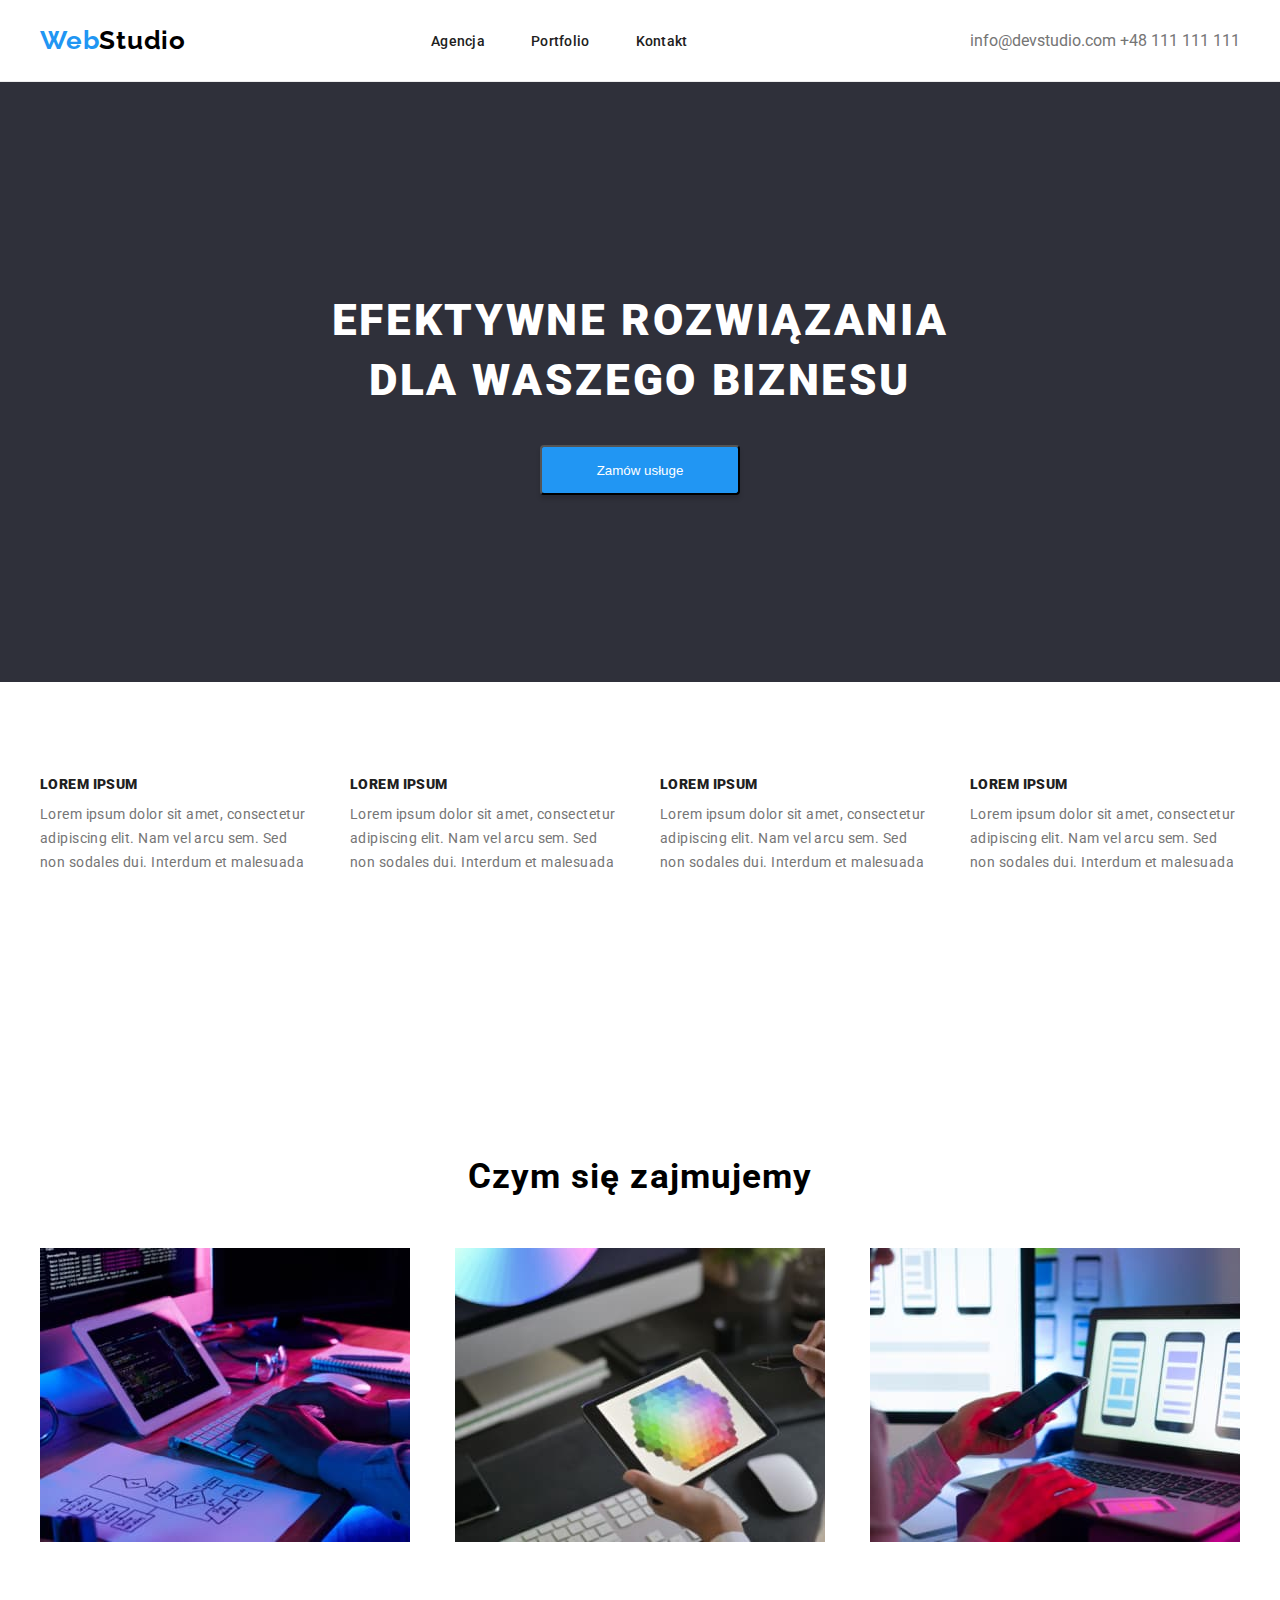
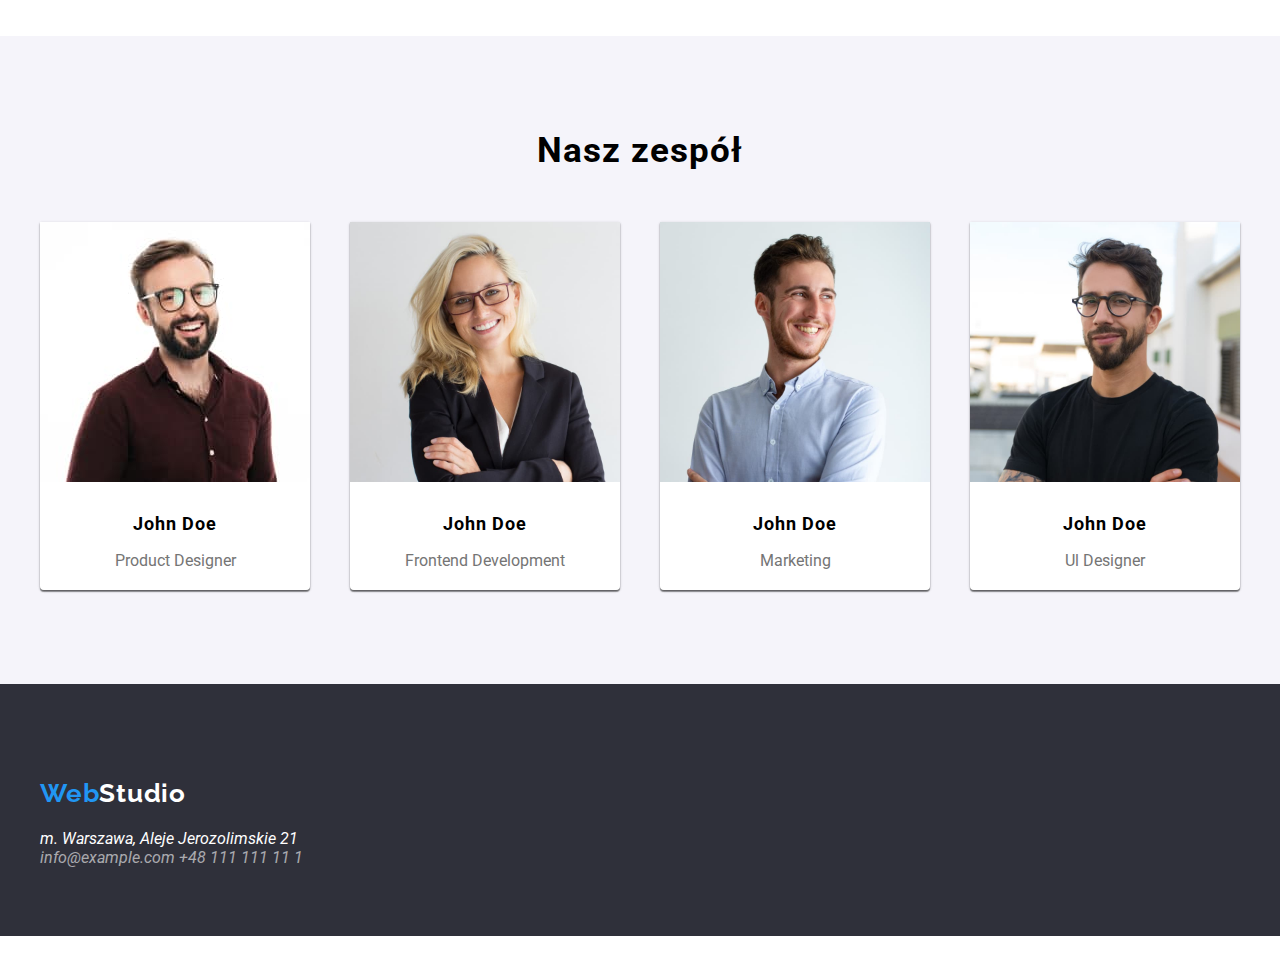
<file: index.html>
<!DOCTYPE html>
<html lang="pl">

<head>
    <meta charset="UTF-8" />
    <meta http-equiv="x-ua-compatible" content="ie=edge" />
    <meta name="viewport" content="width=device-width,initial-scale=1.0" />
    <title>Praca Domowa</title>
    <link rel="stylesheet" href="css/styles.css" />
    <link rel="preconnect" href="https://fonts.googleapis.com" />
    <link rel="preconnect" href="https://fonts.gstatic.com" crossorigin />
    <link
        href="https://fonts.googleapis.com/css2?family=Raleway:wght@700&family=Roboto:wght@400;500;700;900&display=swap"
        rel="stylesheet" />
</head>

<body>
    <header class="header">
        <div class="container">
            <div class="menu">
                <div class="menu-list">

                    <a class="logo-up-web " href="index.html">
                        <h2 class="logo-h2">Web<span class="second-color-up">Studio</span></h2>
                    </a>

                    <nav>
                        <ul class="menu-list-nav">
                            <li class="menu-list-nav-li">
                                <a class="aNav" href="index.html">Agencja</a>
                            </li>
                            <li class="menu-list-nav-li">
                                <a class="aNav" href="portfolio.html">Portfolio</a>
                            </li>
                            <li class="menu-list-nav-li">
                                <a class="aNav" href="index.html">Kontakt</a>
                            </li>
                        </ul>
                    </nav>
                </div>

                <ul>
                    <li>
                        <a class="hrefTopColorRight" href="mailto:info@devstudio.com">info@devstudio.com</a>
                    </li>
                    <li>
                        <a class="hrefTopColorRight" href="tel:+48111111111">+48 111 111 111</a>
                    </li>
                </ul>
            </div>
        </div>
    </header>

    <main>
        <section class="background-color section ">
            <h1 class="banerText ">EFEKTYWNE ROZWIĄZANIA <br> DLA WASZEGO BIZNESU</h1>
            <div class="button-div-center ">
                <button class="button " type="button ">Zamów usługe</button>
            </div>
        </section>

        <section class="section ">
            <div class="container ">
                <ul class="description-ul">
                    <li class="description-li">
                        <p class="description-b"><b>LOREM IPSUM</b></p>
                        <p class="description ">
                            Lorem ipsum dolor sit amet, consectetur adipiscing elit. Nam vel arcu sem. Sed non sodales
                            dui. Interdum et malesuada
                        </p>
                    </li>
                    <li class="description-li">
                        <p class="description-b"><b>LOREM IPSUM</b></p>
                        <p class="description ">
                            Lorem ipsum dolor sit amet, consectetur adipiscing elit. Nam vel arcu sem. Sed non sodales
                            dui. Interdum et malesuada
                        </p>
                    </li>
                    <li class="description-li">
                        <p class="description-b"><b>LOREM IPSUM</b></p>
                        <p class="description ">
                            Lorem ipsum dolor sit amet, consectetur adipiscing elit. Nam vel arcu sem. Sed non sodales
                            dui. Interdum et malesuada
                        </p>
                    </li>
                    <li class="description-li">
                        <p class="description-b"><b>LOREM IPSUM</b></p>
                        <p class="description ">
                            Lorem ipsum dolor sit amet, consectetur adipiscing elit. Nam vel arcu sem. Sed non sodales
                            dui. Interdum et malesuada
                        </p>
                    </li>
                </ul>
            </div>
        </section>
        <section class="section">
            <div class="container ">
            <h3 class="we-do-h3">Czym się zajmujemy</h3>
            <ul class="we-do-ul">
                <li class="we-do-li">
                    <img class="we-do-img" src="images/img.jpg " alt="img1 " width="370 " height="294 " />
                </li>
                <li class="we-do-li">
                    <img class="we-do-img" src="images/img2.jpg " alt="img2 " width="370 " height="294 " />
                </li>
                <li class="we-do-li">
                    <img class="we-do-img" src="images/img3.jpg " alt="img3 " width="370 " height="294 " />
                </li>
            </ul>
            </div>
        </section>
        <section class="our-team-section section ">
            <div class="container ">
                <h3 class="team-h3">Nasz zespół</h3>
                <ul class="team-ul">
                    <li class="team-li">
                        <figure class="Teambox ">
                            <img class="imgteam " src="images/img16.jpg " alt="img16 " />
                            <figcaption>
                                <h4 class="portfolio-h4">John Doe</h4>
                                <p class="portfolio-p">Product Designer</p>
                            </figcaption>
                    </li>
                    <li class="team-li">
                        <figure class="Teambox ">
                            <img class="imgteam " src="images/img4.jpg " alt="img4 " />
                            <figcaption>
                                <h4 class="portfolio-h4">John Doe</h4>
                                <p class="portfolio-p">Frontend Development</p>
                            </figcaption>
                        </figure>
                    </li>
                    <li class="team-li">
                        <figure class="Teambox ">
                            <img class="imgteam " src="images/img5.jpg " alt="img5 " />
                            <figcaption>
                                <h4 class="portfolio-h4">John Doe</h4>
                                <p class="portfolio-p">Marketing</p>
                            </figcaption>
                        </figure>
                    </li>
                    <li class="team-li">
                        <figure class="Teambox ">
                            <img class="imgteam " src="images/img6.jpg " alt="img6 " />
                            <figcaption>
                                <h4 class="portfolio-h4">John Doe</h4>
                                <p class="portfolio-p">Ul Designer</p>
                            </figcaption>
                        </figure>
                    </li>
                </ul>
            </div>
        </section>
    </main>
    <footer>
        <div class="container section ">
            <a class="logoDown " href="index.html ">
                <h2 class="logo-h2">Web<span class="secondColorDown ">Studio</span></h2>
            </a>
            <address>
                <p>m. Warszawa, Aleje Jerozolimskie 21</p>
                <a class="hrefBottomColor " href="malito:info@example.com ">info@example.com</a>
                <a class="hrefBottomColor " href="tel:+48111111111 ">+48 111 111 11 1</a>
            </address>
        </div>
    </footer>
</body>

</html>
</file>
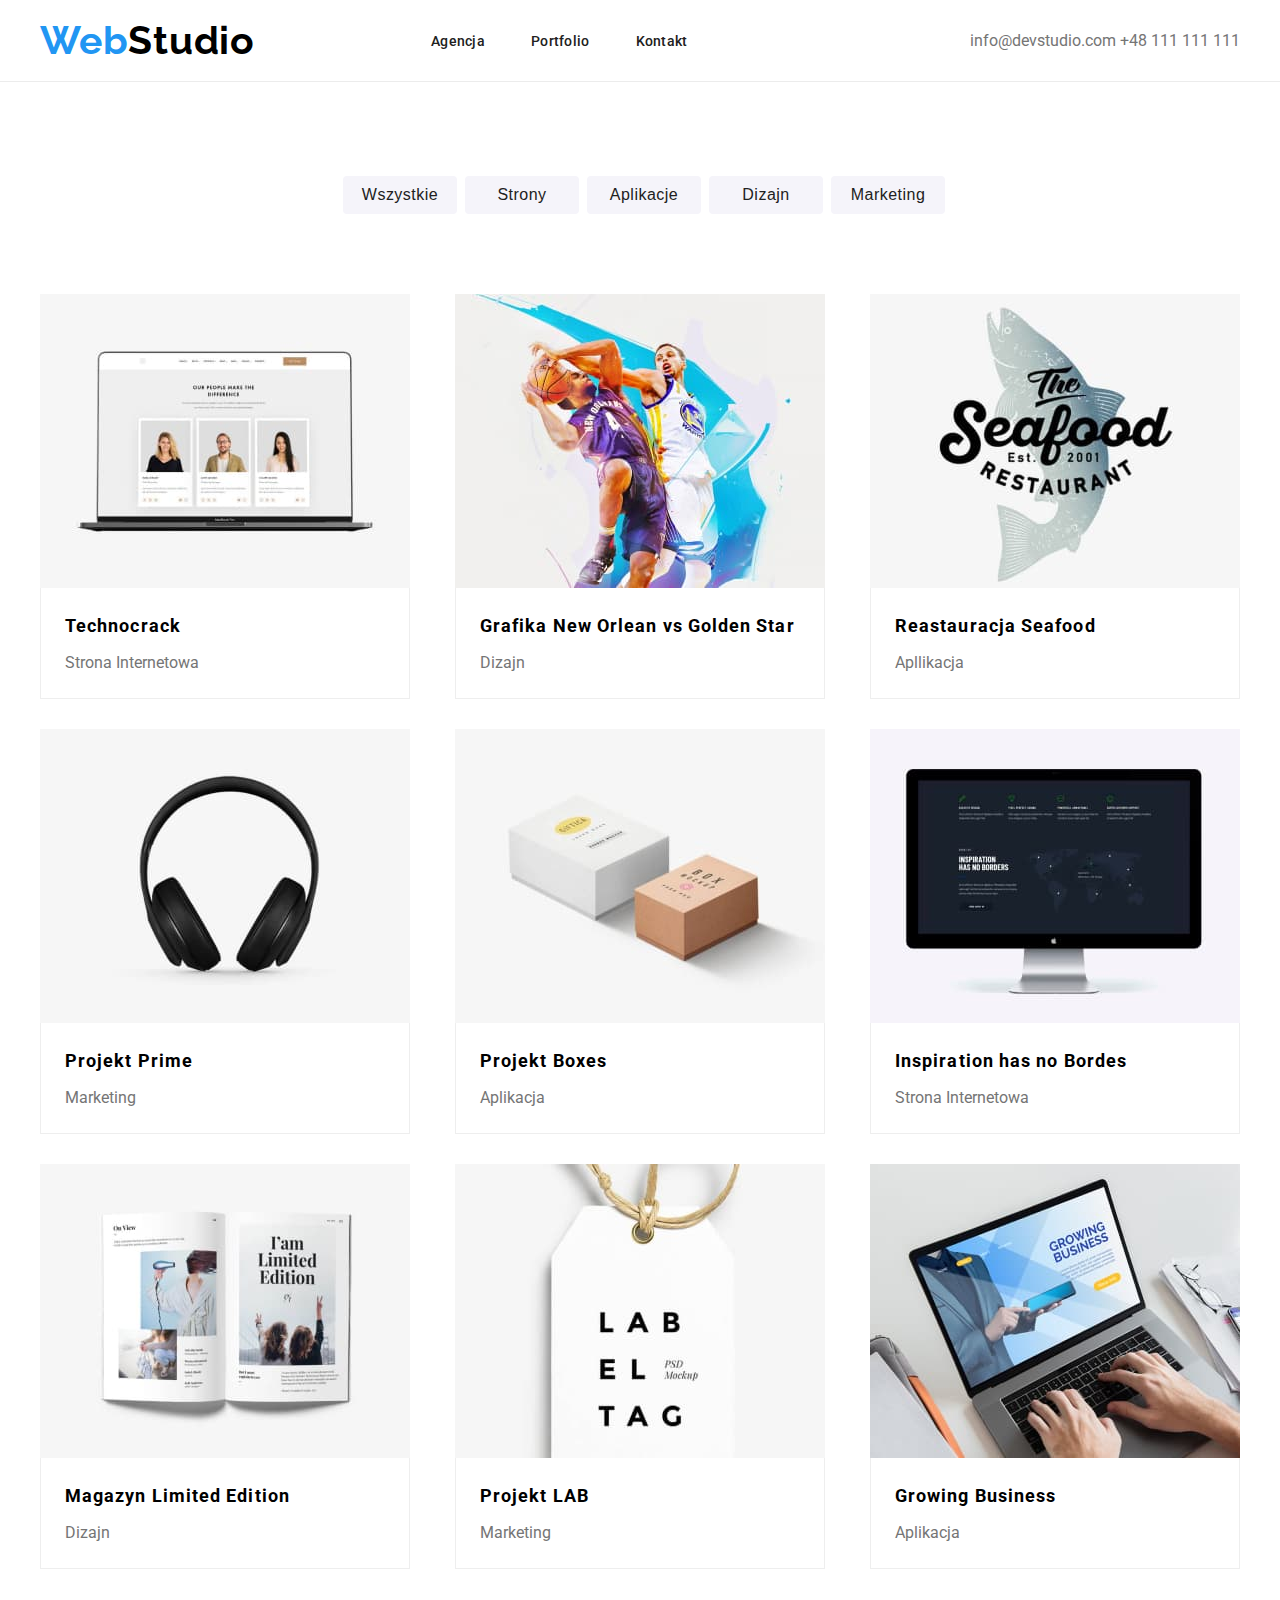
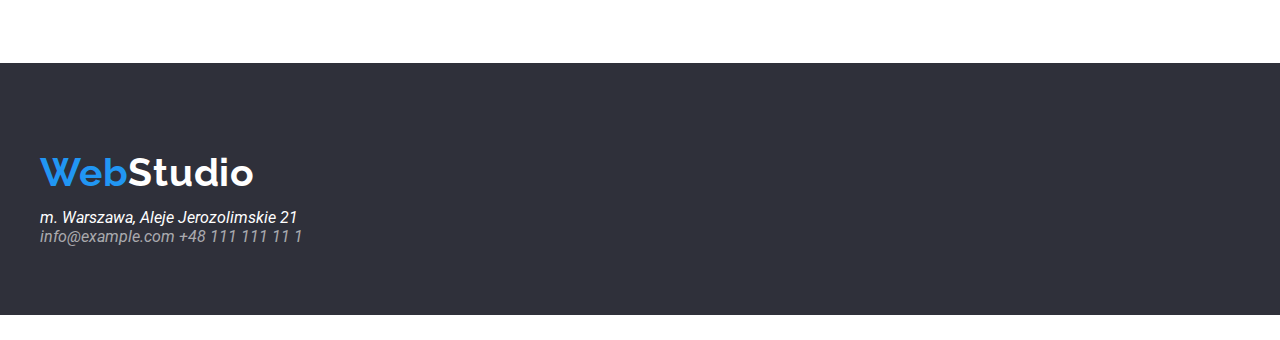
<file: portfolio.html>
<!DOCTYPE html>
<html lang="pl">

<head>
    <meta charset="UTF-8" />
    <meta http-equiv="x-ua-compatible" content="ie=edge" />
    <meta name="viewport" content="width=device-width,initial-scale=1.0" />
    <link rel="stylesheet" href="css/styles.css" />
    <link rel="preconnect" href="https://fonts.googleapis.com" />
    <link rel="preconnect" href="https://fonts.gstatic.com" crossorigin />
    <link href="https://fonts.googleapis.com/css2?family=Raleway:wght@700&family=Roboto:wght@400;500;700;900&display=swap" rel="stylesheet" />

    <title>Praca Domowa</title>
</head>

<body>
    <header class="header">
        <div class="container">
            <div class="menu">
                <div class="menu-list">

                    <a class="logo-up-web" href="index.html">
                        <h2>Web<span class="second-color-up">Studio</span></h2>
                    </a>

                    <nav>
                        <ul class="menu-list-nav">
                            <li class="menu-list-nav-li">
                                <a class="aNav" href="index.html">Agencja</a>
                            </li>
                            <li class="menu-list-nav-li">
                                <a class="aNav" href="portfolio.html">Portfolio</a>
                            </li>
                            <li class="menu-list-nav-li">
                                <a class="aNav" href="">Kontakt</a>
                            </li>
                        </ul>
                    </nav>
                </div>

                <ul>
                    <li>
                        <a class="hrefTopColorRight" href="mailto:info@devstudio.com">info@devstudio.com</a>
                    </li>
                    <li>
                        <a class="hrefTopColorRight" href="tel:+48111111111">+48 111 111 111</a>
                    </li>
                </ul>
            </div>
        </div>
    </header>

    <main>
        <div class="container">
            <section class="section">
                <section>
                    <ul class="portfolio-button-ul">
                        <li class="portfolio-button-li">
                            <button class="button2 portfolioButton" type="button">
                                 Wszystkie
                            </button>
                        </li>
                        <li class="portfolio-button-li">
                            <button class="button2 portfolioButton" type="button">
                                Strony
                            </button>
                        </li>
                        <li class="portfolio-button-li">
                            <button class="button2 portfolioButton" type="button">
                                Aplikacje
                            </button>
                        </li>
                        <li class="portfolio-button-li">
                            <button class="button2 portfolioButton" type="button">
                                Dizajn
                            </button>
                        </li>
                        <li class="portfolio-button-li">
                            <button class="button2 portfolioButton" type="button">
                                Marketing
                            </button>
                        </li>
                    </ul>
                </section>

                <section>
                    <ul class="portfolio-ul">
                        <li class="portfolio-li">
                            <figure>
                                <img class="portfolio-img" src="images/img7.jpg" alt="img7" width="370" height="294" Top="262" Left="215" Blend="Pass throught" />
                                <figcaption class="portfolio-figcaption">
                                    <h4 class="portfolio-h4">Technocrack</h4>
                                    <p class="portfolio-p">Strona Internetowa</p>
                                </figcaption>
                            </figure>
                        </li>
                        <li class="portfolio-li">
                            <figure>
                                <img class="portfolio-img" src="images/img8.jpg" alt="img8" width="370" height="294" Top="262" Left="615" Blend="Pass throught" />
                                <figcaption class="portfolio-figcaption">
                                    <h4 class="portfolio-h4">
                                        Grafika New Orlean vs Golden Star
                                    </h4>
                                    <p class="portfolio-p">Dizajn</p>
                                </figcaption>
                            </figure>
                        </li>
                        <li class="portfolio-li">
                            <figure>
                                <img class="portfolio-img" src="images/img9.jpg" alt="img9" width="370" height="294" Top="262" Left="1015" Blend="Pass throught" />
                                <figcaption class="portfolio-figcaption">
                                    <h4 class="portfolio-h4">Reastauracja Seafood</h4>
                                    <p class="portfolio-p">Apllikacja</p>
                                </figcaption>
                            </figure>
                        </li>
                        <li class="portfolio-li">
                            <figure>
                                <img class="portfolio-img" src="images/img10.jpg" alt="img10" width="370" height="294" Top="262" Left="1015" Blend="Pass throught" />
                                <figcaption class="portfolio-figcaption">
                                    <h4 class="portfolio-h4">Projekt Prime</h4>
                                    <p class="portfolio-p">Marketing</p>
                                </figcaption>
                            </figure>
                        </li>
                        <li class="portfolio-li">
                            <figure>
                                <img class="portfolio-img" src="images/img11.jpg" alt="img11" width="370" height="294" Top="262" Left="1015" Blend="Pass throught" />
                                <figcaption class="portfolio-figcaption">
                                    <h4 class="portfolio-h4">Projekt Boxes</h4>
                                    <p class="portfolio-p">Aplikacja</p>
                                </figcaption>
                            </figure>
                        </li>
                        <li class="portfolio-li">
                            <figure>
                                <img class="portfolio-img" src="images/img12.jpg" alt="img12" width="370" height="294" Top="262" Left="1015" Blend="Pass throught" />
                                <figcaption class="portfolio-figcaption">
                                    <h4 class="portfolio-h4">Inspiration has no Bordes</h4>
                                    <p class="portfolio-p">Strona Internetowa</p>
                                </figcaption>
                            </figure>
                        </li>
                        <li class="portfolio-li">
                            <figure>
                                <img class="portfolio-img" src="images/img13.jpg" alt="img13" width="370" height="294" Top="262" Left="1015" Blend="Pass throught" />
                                <figcaption class="portfolio-figcaption">
                                    <h4 class="portfolio-h4">Magazyn Limited Edition</h4>
                                    <p class="portfolio-p">Dizajn</p>
                                </figcaption>
                            </figure>
                        </li>
                        <li class="portfolio-li">
                            <figure>
                                <img class="portfolio-img" src="images/img14.jpg" alt="img14" width="370" height="294" Top="262" Left="1015" Blend="Pass throught" />
                                <figcaption class="portfolio-figcaption">
                                    <h4 class="portfolio-h4">Projekt LAB</h4>
                                    <p class="portfolio-p">Marketing</p>
                                </figcaption>
                            </figure>
                        </li>
                        <li class="portfolio-li">
                            <figure>
                                <img class="portfolio-img" src="images/img15.jpg" alt="img15" width="370" height="294" Top="262" Left="1015" Blend="Pass throught" />
                                <figcaption class="portfolio-figcaption">
                                    <h4 class="portfolio-h4">Growing Business</h4>
                                    <p class="portfolio-p">Aplikacja</p>
                                </figcaption>
                            </figure>
                        </li>
                    </ul>
                </section>
            </section>
        </div>
    </main>

    <footer>
        <div class="container section ">
            <a class="logoDown " href="index.html ">
                <h2>Web<span class="secondColorDown ">Studio</span></h2>
            </a>
            <address>
          <p>m. Warszawa, Aleje Jerozolimskie 21</p>
            <a class="hrefBottomColor " href="malito:info@example.com ">info@example.com</a>
            <a class="hrefBottomColor " href="tel:+48111111111 ">+48 111 111 11 1</a>         
        </address>
        </div>
    </footer>
</body>

</html>
</file>
<file: css/styles.css>
* {
  margin: 0px;
  padding: 0px;
  box-sizing: border-box;
}

.logo-up-web {
  width: 145px;
  height: 31px;
  font-family: 'Raleway';
  font-style: normal;
  font-weight: 700;
  font-size: 26px;
  line-height: 1.19em;
  letter-spacing: 0.03em;
  color: #2196f3;
  margin-right: 200px;
}

.logoDown {
  width: 145px;
  height: 31px;
  font-family: 'Raleway';
  display: inline-block;
  font-style: normal;
  font-weight: 700;
  font-size: 26px;
  line-height: 31px;
  letter-spacing: 0.03em;
  margin-bottom: 20px;
  color: #2196f3;
}
.logo-h2{
  font-size: 26px;
  height: 26px;
}

.header {
  padding: 25px 0;
  background-color: #fff;
  border-bottom: 1px solid #ececec;
}

.menu {
  display: flex;
  justify-content: space-between;
  flex-wrap: wrap;
  align-items: center;
}

.menu-list {
  display: flex;
  flex-wrap: wrap;
  align-items: center;
  list-style: none;
}

.menu-list-nav {
  /* display: flex;
  flex-wrap: wrap;
  align-items: center;
  list-style: none;
  justify-content: space-between;
  margin-left: -46px; */
  display: flex;
  /* margin-left: -30px; */
  list-style-type: none;
  flex-wrap: wrap;
  justify-content: space-between;
}

.menu-list-nav-li {
  margin-left: 46px;
}

a {
  text-decoration: none;
  color: #212121;
}

a:hover {
  color: #2196f3;
}

h1 {
  text-transform: uppercase;
  color: white;
  font-size: 44px;
  text-align: center;
}

.background-color {
  background-color: #2f303a;
  height: 600px;
  vertical-align: top;
}

body {
  font-family: 'Roboto', sans-serif;
  color: black;
}

.button {
  display: inline-block;
  color: white;
  background-color: #2196f3;
  cursor: pointer;
  text-align: center;
  box-shadow: 0px 4px 4px rgba(0, 0, 0, 0.15);
  border-radius: 4px;
  width: 200px;
  height: 50px;
  margin-top: 35px;
}

.description {
  width: 270px;
  font-family: 'Roboto';
  font-style: normal;
  font-weight: 400;
  font-size: 14px;
  line-height: 24px;

  letter-spacing: 0.03em;

  color: #757575;
}

h3 {
  font-size: 36px;
  text-align: center;
}

.description-ul {
  display: flex;
  /* margin-left: -30px; */
  list-style-type: none;
  flex-wrap: wrap;
  padding-bottom: 94px;
  /* margin-bottom: -30px; */
  justify-content: space-between;
}

.description-li {
  /* margin-bottom: 30px;
  margin-left: 30px; */
  margin: 0;
  max-width: 270px;
}
.description-b {
  font-family: 'Roboto';
  font-style: normal;
  font-weight: 700;
  font-size: 14px;
  line-height: 16px;
  letter-spacing: 0.03em;
  text-transform: uppercase;
  margin-bottom: 10px;

  color: #212121;
}

.we-do-img {
  min-width: 370px;
  display: block;
}

.we-do-h3 {
  font-size: 35px;
  line-height: 1.2em;
  letter-spacing: 0.03em;
  margin-bottom: 50px;
  text-align: center;
}

.we-do-ul {
  display: flex;
  flex-wrap: wrap;
  /* margin-bottom: -30px;
  margin-left: -30px; */
  justify-content: space-between;
}

.we-do-li {
  list-style-type: none;
  /* margin-bottom: 30px;
  margin-left: 30px; */
  margin: 0;
}

footer {
  background-color: #2f303a;
  color: white;
  height: 252px;
}

.hrefBottomColor {
  color: rgba(255, 255, 255, 0.6);
}

.hrefTopColorRight {
  color: #757575;
}

.our-team-section {
  background-color: #f5f4fa;
}

.second-color-up {
  color: black;
}

.secondColorDown {
  color: white;
}

li {
  list-style-type: none;
  display: inline-block;
}

p {
  word-wrap: break-word;
}

.container {
  max-width: 1200px;
  margin: 0 auto;
  /* padding: 0 15px; */
}

.section {
  padding: 94px 0;
}

.button-div-center {
  text-align: center;
}

header {
  border-bottom: 1px solid #ececec;
}

.team-li {
  background-color: #fff;
  text-align: center;
  box-shadow: 0px 1px 3px rgba(0, 0, 0, 0.12), 0px 1px 1px rgba(0, 0, 0, 0.14),
    0px 2px 1px rgba(0, 0, 0, 0.2);
  border-radius: 0px 0px 4px 4px;
  /* margin-left: 30px;
  margin-bottom: 30px; */
  margin: 0;
}

.team-ul {
  list-style-type: none;
  display: flex;
  flex-wrap: wrap;
  /* margin-left: -30px;
  margin-bottom: -30px; */
  justify-content: space-between;
}

.team-h3 {
  font-size: 35px;
  line-height: 1.2em;
  letter-spacing: 0.03em;
  margin-bottom: 50px;
  text-align: center;
}

.imgteam {
  width: 270px;
  height: 260px;
}

.Teambox {
  background: #ffffff;
  box-shadow: 0px 1px 3px rgba(0, 0, 0, 0.12), 0px 1px 1px rgba(0, 0, 0, 0.14),
    0px 2px 1px rgba(0, 0, 0, 0.2);
  border-radius: 0px 0px 4px 4px;
  width: 270px;
  height: 368px;
}

.aNav {
  font-style: normal;
  font-weight: 500;
  font-size: 14px;
  line-height: 16px;
  letter-spacing: 0.02em;
}

.banerText {
  margin-top: 114px;
  font-style: normal;
  font-weight: 900;
  font-size: 44px;
  line-height: 60px;
  letter-spacing: 0.06em;
  align: center;
  text-transform: uppercase;
}

.portfolio-button-ul {
  display: flex;
  justify-content: center;
  list-style-type: none;
  flex-wrap: wrap;
  /* margin-left: -8px; */
  /* margin-bottom: -8px; */
  padding-bottom: 50px;
  justify-content:center;
  
}

.portfolio-button-li {
  /* margin-left: 8px;
  margin-bottom: 8px; */
  margin: 0;
  width: 114px;
  height: 38px;
  background: #f5f4fa;
  text-align: center;
  border-radius: 4px;
  margin-left: 8px;
}

.button2:hover {
  color: white;
  background-color: #2196f3;
  width: 114px;
  height: 38px;
  cursor: pointer;
}

.portfolioButton {
  width: 93px;
  height: 38px;
  background: #f5f4fa;
  border-radius: 4px;
  font-style: normal;
  font-weight: 500;
  font-size: 16px;
  line-height: 26px;
  text-align: center;
  letter-spacing: 0.03em;
  color: #212121;
  border: none;
}

.portfolio-img {
  display: block;
}

.portfolio-ul {
  display: flex;
  flex-wrap: wrap;
  list-style-type: none;
  /* margin-left: -30px;
  margin-bottom: -30px; */
  justify-content: space-between;
}

.portfolio-h4 {
  font-size: 18px;
  line-height: 2;
  letter-spacing: 0.06em;
  padding: 20px 24px 4px 24px;
}

.portfolio-p {
  padding: 0px 24px 20px 24px;
  line-height: 1.875em;
  color: #757575;
}

.portfolio-figcaption {
  border-right: 1px solid #eeeeee;
  border-bottom: 1px solid #eeeeee;
  border-left: 1px solid #eeeeee;
}

.portfolio-li {
  max-width: 370px;
  /* margin-left: 30px;
  margin-bottom: 30px; */
  background-color: #fff;
  margin-top: 30px;
}
</file>
